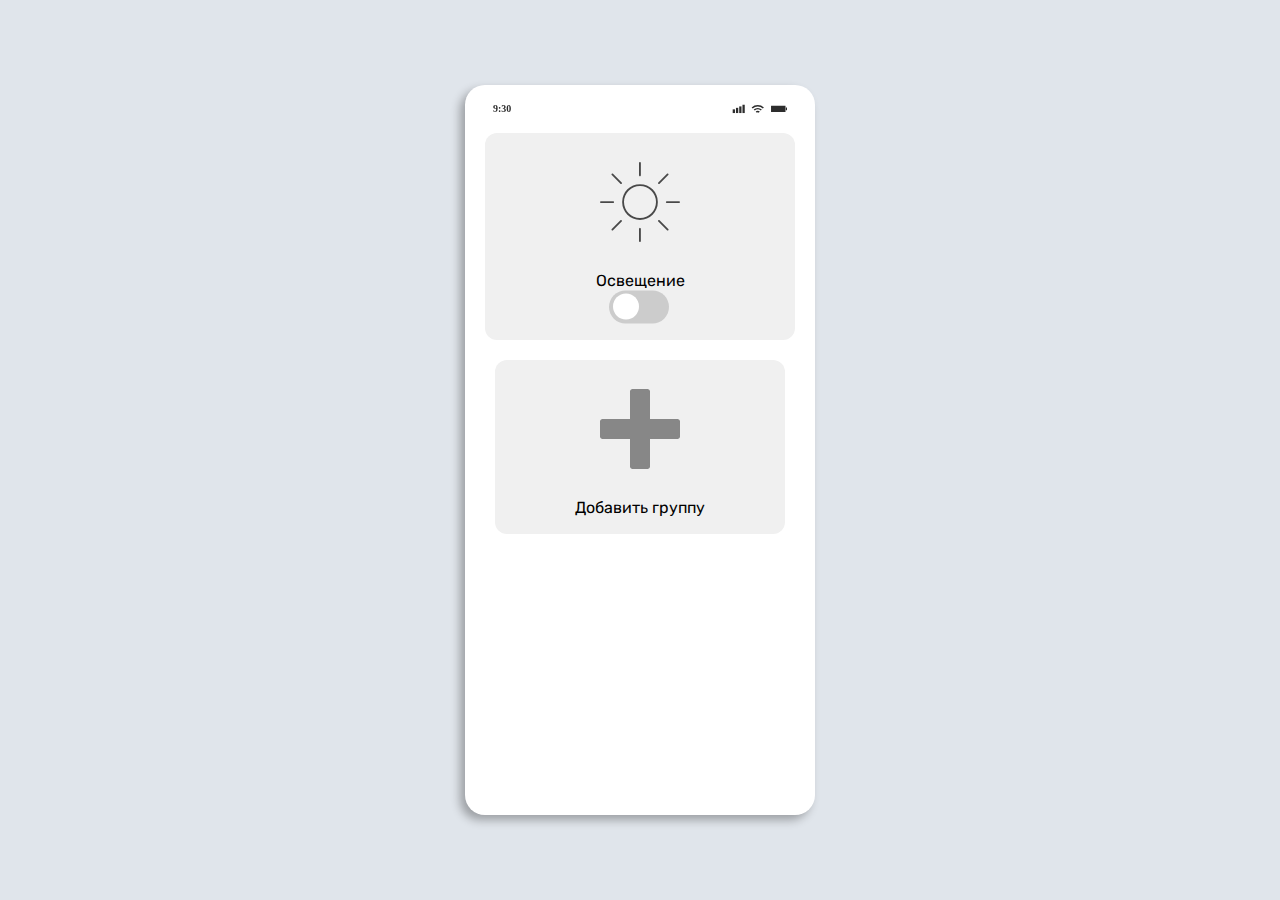
<file: website/index.html>
<!DOCTYPE html>
<html lang="en">
<head>
    <meta charset="UTF-8">
    <meta name="viewport" content="width=device-width, initial-scale=1.0">
    <link rel="stylesheet" href="style.css">
    <title>Управление освещением - мобильное приложение</title>
</head>
<body>
    <div class="mobile">
        <div class="mobile__top">
            <img src="./img/top.svg">
        </div>
        <div class="mobile__content">
            <div  id='settings' class="settings">
             <div class="settingstab">
                 <div data-type="lights" class="option">
                    <i class="ic_sun"></i>
                    <span>Освещение</span>
                    <label class="switch">
                        <input type="checkbox">
                        <span class="slider round"></span>   
                        </label>
                    </div>
             </div>
            </div>
            <div class="groups">
                <div class="group">
                    <i class="ic_plus"></i><span>Добавить группу</span>
                </div>
            </div>
         </div>
    </div>
    <script src="script.js"></script>
</body>
</html>
</file>
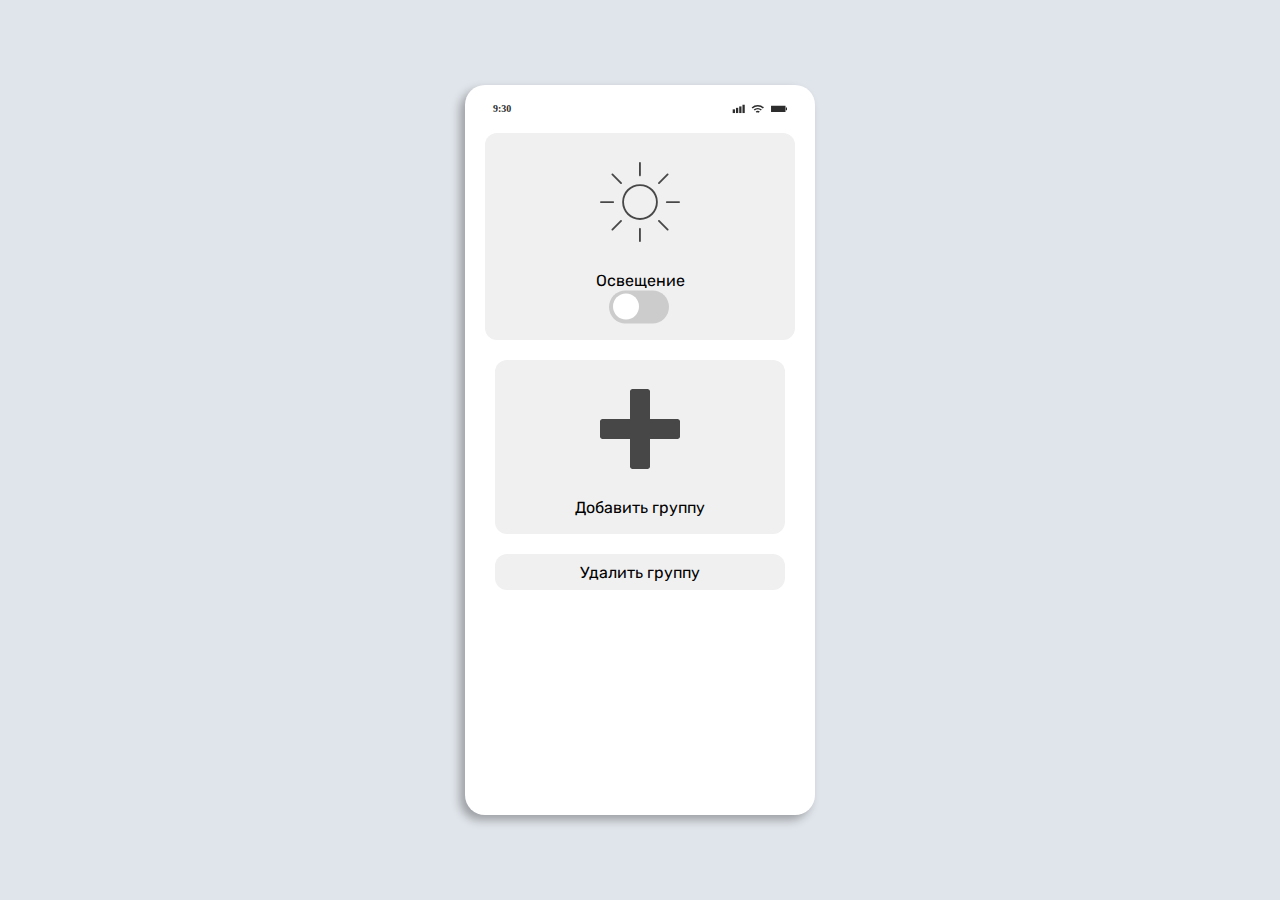
<file: website2/index.html>
<!DOCTYPE html>
<html lang="en">
<head>
    <meta charset="UTF-8">
    <meta name="viewport" content="width=device-width, initial-scale=1.0">
    <link rel="stylesheet" href="style.css">
    <title>Управление освещением - мобильное приложение</title>
</head>
<body>
    <div class="container">
        <div class="mobile">
            <div class="mobile__top">
                <img src="./img/top.svg">
            </div>
            <div class="mobile__content">
                <div  id='settings' class="settings">
                <div class="settingstab">
                    <div data-type="lights" class="option">
                        <i class="ic_sun"></i>
                        <span>Освещение</span>
                        <label class="switch">
                            <input type="checkbox">
                            <span class="slider round"></span>   
                            </label>
                        </div>
                </div>
                </div>
                <div class="groups" onclick="addMobile()">
                    <div class="group">
                        <i class="ic_plus"></i><span >Добавить группу</span>
                    </div>
                </div>
                <div class="deleteGroups">
                    <div class="deleteGroup"><span >Удалить группу</span></div>
                </div>
                <div class="savedgroups">
                </div>
            </div>
        </div>
    </div>
    <script src="script.js"></script>   
</body>
</html>
</file>
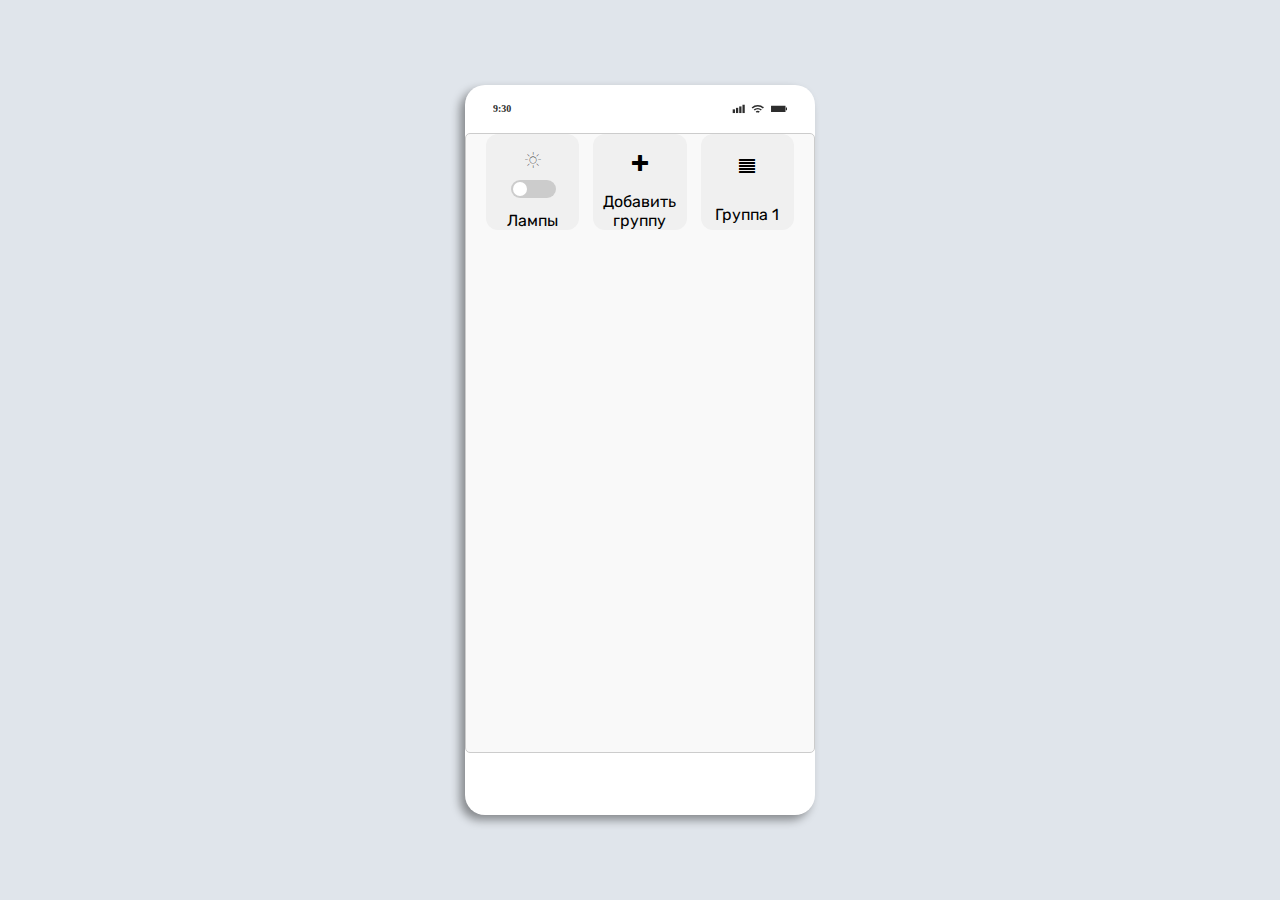
<file: website3/index.html>
<!DOCTYPE html>
<html lang="en">
<head>
    <meta charset="UTF-8">
    <meta name="viewport" content="width=device-width, initial-scale=1.0">
    <link rel="stylesheet" href="style.css">
    <title>Управление освещением - мобильное приложение</title>
</head>
<body>
    <div class="mobile">
        <div class="mobile__top">
            <img src="./img/top.svg">
        </div>
        <div class="mobile__content">
            <div id="settings" class="settings">
                <div class="settings_tabs">
                    <div data-type="lights" class="option">
                        <i class="ic_sun"></i>
                        <label class="switch" for="lightSwitch">
                            <input type="checkbox" id="lightSwitch">
                            <span class="slider round"></span>   
                        </label>
                        <span>Лампы</span>
                    </div>
                    <div data-type="groupadd" class="option">
                        <i class="ic_plus"></i>
                        <span>Добавить группу</span>
                    </div>
                    <div data-type="groups" class="option">
                        <i class="ic_paragraph-justify"></i>
                        <span>Группа 1</span>
                    </div>
                </div>
            </div>
        </div>
        <div class="mobile__bottom"></div>
    </div>
    <script src="script.js"></script>
</body>
</html>
</file>
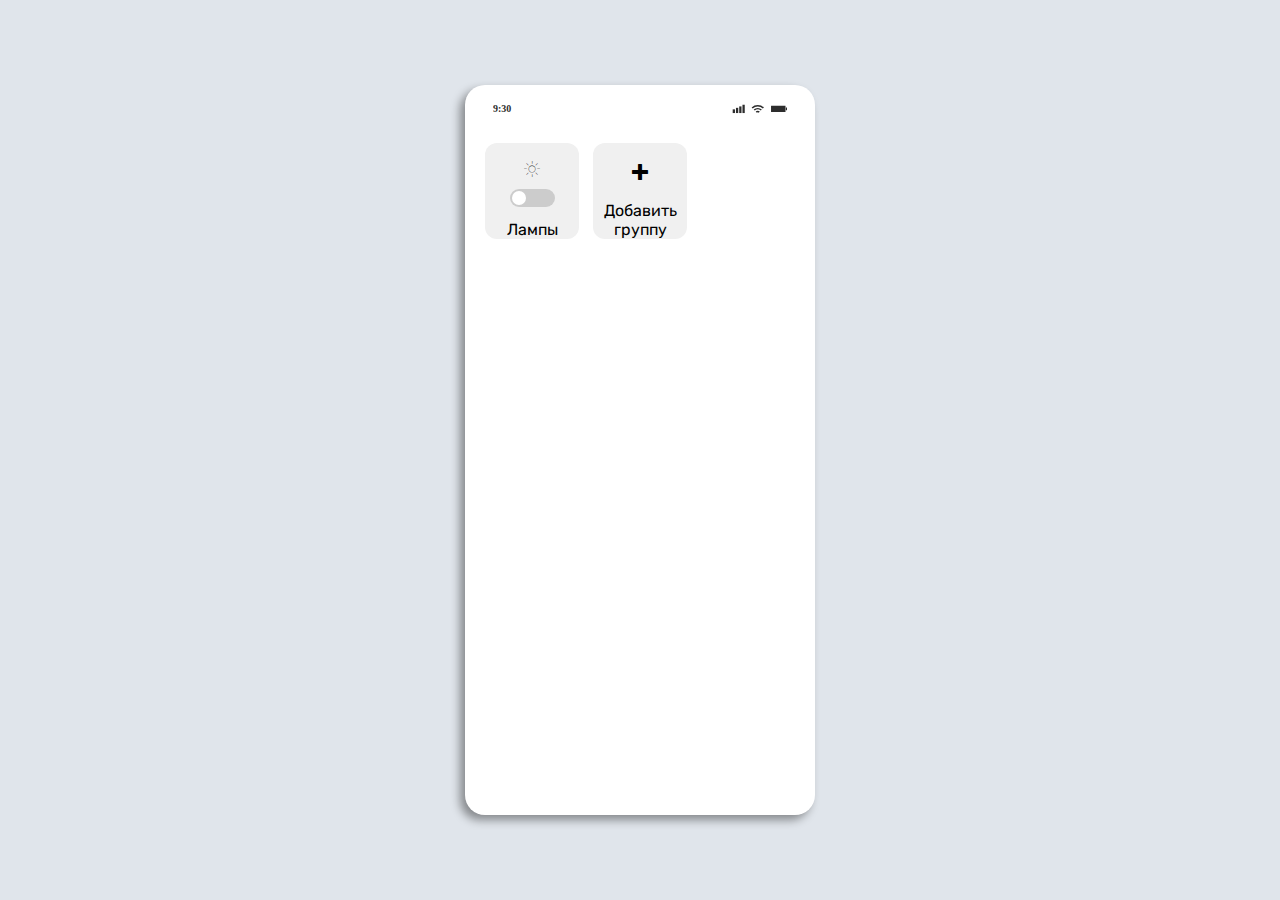
<file: website4/index.html>
<!DOCTYPE html>
<html lang="en">
<head>
    <meta charset="UTF-8">
    <meta name="viewport" content="width=device-width, initial-scale=1.0">
    <link rel="stylesheet" href="style.css">
    <title>Управление освещением - мобильное приложение</title>
</head>
<body>
    <div class="mobile">
        <div class="mobile__top">
            <img src="./img/top.svg">
        </div>
        <div class="mobile__content">
            <div id="settings" class="settings">
                <div class="settings_tabs">
                    <div data-type="lights" class="option">
                        <i class="ic_sun"></i>
                        <label class="switch" for="lightSwitch">
                            <input type="checkbox" id="lightSwitch">
                            <span class="slider round"></span>   
                        </label>
                        <span>Лампы</span>
                    </div>
                    <div data-type="lightsadd" class="option">
                        <i class="ic_plus"></i>
                        <span>Добавить группу</span>
                    </div>
                </div>
            </div>
            <div id="groups" class="settings">
                <div class="settings_tabs">
                </div>
            </div>
        </div>
        <div class="mobile__bottom"></div>
    </div>
    <script src="script.js"></script>
</body>
</html>
</file>
<file: website/style.css>
@import url('https://fonts.googleapis.com/css2?family=Rubik:wght@300&display=swap');

@import url('./fonts/icons/style.css');

:root {
    --color_bg: #e0e5eb;
    --gradient: linear-gradient(to right, #a894e6, #7e77ee);
    --grey: #f0f0f0;
}

*{
    margin: 0;
    box-sizing: border-box;
}

body {
    font-family: "Rubik", sans-serif;
    background-color: #e0e5eb;
    height: 100vh;
    display: grid;
    align-items: center;
    justify-content: center;
}

span {
    font-family: 'Rubik', sans-serif;
}

.mobile {
    width: 350px;
    height: 730px;
    background-color: white;
    border-radius: 20px;
    box-shadow: -5px 5px 10px rgba(0,0,0,0.3);
    display: grid;
    grid-template-rows: 48px 1fr 62px;
    position: fixed; /* Позиционируем окно фиксированно, чтобы оно оставалось в центре */
    top: 50%; /* Перемещаем окно на 50% высоты страницы */
    left: 50%; /* Перемещаем окно на 50% ширины страницы */
    transform: translate(-50%, -50%); /* Корректируем положение, чтобы окно было центрировано */
    z-index: 999; /* Убеждаемся, что окно располагается поверх других элементов */
}


.mobile_bottom {
    align-self: center;
    justify-self: center;
}

.mobile__top {
    align-self: center;
    justify-self: center;
}

.settings {
    padding: 0 20px;
}

.settingstab {
    display: grid;
    
}

.option {
    cursor: pointer;
    display: grid;
    grid-template-rows: 138px 36px;
    align-content: center;
    font-size: 16px;
    text-align: center;
    background-color: var(--grey);
    border-radius: 12px;
    position: relative;
}

.option.selected {
    background-color: var(--gradient);
    color: white;
}

.option.selected i {
    opacity: 1;
}

.option i {
    align-self: center;
    font-size: 5em;
    opacity: 0.7;
}

.switch {
    transform: translateY(-50%);
    margin-left: 40%;
    display: inline-block;
    width: 60px;
    height: 33px;
}

.switch input { 
    opacity: 0;
    width: 0;
    height: 0;
}

.slider {
    position: absolute;
    cursor: pointer;
    top: 0;
    left: 0;
    right: 0;
    bottom: 0;
    background-color: #ccc;
    -webkit-transition: .4s;
    transition: .4s;
    align-items: center;
    justify-content: center;
}

.slider:before {
    position: absolute;
    content: "";
    height: 26px;
    width: 26px;
    left: 4px;
    bottom: 4px;
    background-color: white;
    -webkit-transition: .4s;
    transition: .4s;
}

input:checked + .slider {
    background-color: #2196F3;
}

input:focus + .slider {
    box-shadow: 0 0 1px #2196F3;
}

input:checked + .slider:before {
    -webkit-transform: translateX(26px);
    -ms-transform: translateX(26px);
    transform: translateX(26px);
}

.slider.round {
    border-radius: 34px;
}

.slider.round:before {
    border-radius: 50%;
}


.groups {
    padding: 0 30px;
    padding-top: 20px;
    align-items: center;
    justify-content: center;
}
.group {
    cursor: pointer;
    display: grid;
    grid-template-rows: 138px 36px;
    align-content: center;
    font-size: 16px;
    text-align: center;
    background-color: var(--grey);
    border-radius: 12px;
    position: relative;
}
.group i {
    align-self: center;
    font-size: 5em;
    opacity: 0.44;
}

/* Добавляем стили для кнопки закрытия */
.close_button {
    position: absolute;
    bottom: 20px; /* Подберите подходящее значение */
    left: 50%;
    transform: translateX(-50%);
    font-size: 24px; /* Подберите подходящий размер */
    cursor: pointer;
    transition: transform 0.3s ease; /* Добавляем анимацию для плавного изменения */
}

/* Добавляем стили для анимации наведения */
.close_button:hover {
    transform: translate(-50%, -50%) scale(1.2); /* Увеличиваем кнопку на 20% при наведении */
}

/* Добавляем стили для анимации закрытия окна */
.mobile__top.close_animation {
    animation: closeMobile 0.3s ease forwards; /* Добавляем анимацию закрытия */
}

/* Определяем анимацию закрытия */
@keyframes closeMobile {
    from {
        opacity: 1;
    }
    to {
        opacity: 0;
        transform: translateY(-20px); /* Сдвигаем элемент вверх на 20px при закрытии */
    }
}

.spacer {
    width: 100%;
    height: 10px;
}

.lamp {
    width: 50px;
    height: 50px;
    background-color: #fdd835; /* Цвет фона - жёлтый */
    border-radius: 50%; /* Превращаем в круг */
    border: 2px solid #c6ab49; /* Цвет рамки */
    box-shadow: 0 0 10px rgba(0, 0, 0, 0.5); /* Тень */
    margin: 10px; /* Отступы между лампами */
    display: flex;
    align-items: center;
    justify-content: center;
    font-size: 14px; /* Размер шрифта */
    color: #555; /* Цвет текста */
}
</file>
<file: website2/style.css>
@import url('https://fonts.googleapis.com/css2?family=Rubik:ital,wght@0,300,400,600&display=swap');
@import url('./fonts/icons/style.css');

:root {
    --color_bg: #e0e5eb;
    --gradient: linear-gradient(to right, #a894e6, #7e77ee);
    --grey: #f0f0f0;
}

*{
    margin: 0;
    box-sizing: border-box;
}

body {
    font-family: "Rubik", sans-serif;
    background-color: #e0e5eb;
    height: 100vh;
    display: grid;
    align-items: center;
    justify-content: center;
}

span {
    font-family: 'Rubik', sans-serif;
}

.mobile {
    width: 350px;
    height: 730px;
    background-color: white;
    border-radius: 20px;
    box-shadow: -5px 5px 10px rgba(0,0,0,0.3);
    display: grid;
    grid-template-rows: 48px 1fr 62px;
    position: absolute;
}

.close-btn {
    position: absolute;
    top: 5px;
    right: 5px;
    cursor: pointer;
}


.mobile__top {
    align-self: center;
    justify-self: center;
}

.settings {
    padding: 0 20px;
}

.settingstab {
    display: grid;
    
}

.option {
    cursor: pointer;
    display: grid;
    grid-template-rows: 138px 36px;
    align-content: center;
    font-size: 16px;
    text-align: center;
    background-color: var(--grey);
    border-radius: 12px;
    position: relative;
}

.option.selected {
    background-color: var(--gradient);
    color: white;
}

.option.selected i {
    opacity: 1;
}

.option i {
    align-self: center;
    font-size: 5em;
    opacity: 0.7;
}

.switch {
    transform: translateY(-50%);
    margin-left: 40%;
    display: inline-block;
    width: 60px;
    height: 33px;
}

.switch input { 
    opacity: 0;
    width: 0;
    height: 0;
}

.slider {
    position: absolute;
    cursor: pointer;
    top: 0;
    left: 0;
    right: 0;
    bottom: 0;
    background-color: #ccc;
    -webkit-transition: .4s;
    transition: .4s;
    align-items: center;
    justify-content: center;
}

.slider:before {
    position: absolute;
    content: "";
    height: 26px;
    width: 26px;
    left: 4px;
    bottom: 4px;
    background-color: white;
    -webkit-transition: .4s;
    transition: .4s;
}

input:checked + .slider {
    background-color: #2196F3;
}

input:focus + .slider {
    box-shadow: 0 0 1px #2196F3;
}

input:checked + .slider:before {
    -webkit-transform: translateX(26px);
    -ms-transform: translateX(26px);
    transform: translateX(26px);
}

.slider.round {
    border-radius: 34px;
}

.slider.round:before {
    border-radius: 50%;
}

.lamp-selection {
    display: grid;
    padding: 0 20px;
}

.groups {
    padding: 0 30px;
    padding-top: 20px;
}
.group {
    display: grid;
    grid-template-rows: 138px 36px;
    align-content: center;
    font-size: 16px;
    text-align: center;
    background-color: var(--grey);
    border-radius: 12px;
}
.group i {
    align-self: center;
    font-size: 5em;
    opacity: 0.7;
}

.container {
    display: flex;
    justify-content: center;
    align-items: center;
    height: 100vh;
}

.save-btn {
    width: 100%;
    height: 40px;
    background-color: #4CAF50;
    color: white;
    border: none;
    border-radius: 5px;
    cursor: pointer;
    position: absolute;
    bottom: 10px;
    left: 0;
}

.rectangle {
    height: 50px;
    background-color: lightgray;
    border-radius: 5px;
    margin-bottom: 10px;
    cursor: pointer;
}
.mobile__content1 {
    display: flex;
    flex-direction: row; /* Располагаем в ряд */
    justify-content: space-between; /* Равномерно распределяем пространство между элементами */
}

.left-column, .right-column {
    width: calc(50% - 10px);
}
.savedgroups {
    padding: 0 30px;
    padding-top: 20px;
}
.savedgroup {
    display: grid;
    grid-template-columns: auto max-content; /* Один столбец автоматический, второй - фиксированный */
    align-items: center; /* Выравнивание элементов по вертикали */
    font-size: 16px;
    text-align: center;
    background-color: var(--grey);
    border-radius: 12px;
    padding: 0 10px;
}

.savedgroup span {
    justify-self: start; /* Выравнивание текста слева */
}

.savedgroup .switch {
    justify-self: end; /* Выравнивание элемента справа */
    width: 0;
    height: 0;
    overflow: hidden;
    opacity: 0;

}

.savedgroup .slider {
    width: 36px;
    height: 20px;
    background-color: #ccc;
    border-radius: 34px;
    transition: background-color 0.3s;
}

.savedgroup .slider:before {
    content: "";
    height: 16px;
    width: 16px;
    background-color: white;
    border-radius: 50%;
    transition: transform 0.3s;
}

.savedgroup .slider.round {
    border-radius: 20px;
}

.savedgroup .slider.round:before {
    border-radius: 50%;
}

/* Стили для изменения фона слайдера при включении */
.savedgroup .switch input:checked + .slider {
    background-color: #2196F3;
}

/* Стили для перемещения кнопки-ползунка */
.savedgroup .switch input:checked + .slider:before {
    transform: translateX(16px);
}
.deleteGroups {
    padding: 0 30px;
    padding-top: 20px;
}

.deleteGroup {
    display: grid;
    grid-template-rows: 36px; /* Уменьшаем высоту */
    align-content: center;
    font-size: 16px;
    text-align: center;
    background-color: var(--grey);
    border-radius: 12px;
}
.deleteGroup span {
    display: flex;
    align-items: center;
    justify-content: center;
}
</file>
<file: website3/style.css>
@import url('https://fonts.googleapis.com/css2?family=Rubik:wght@300&display=swap');

@import url('./fonts/icons/style.css');

:root {
    --color_bg: #e0e5eb;
    --gradient: linear-gradient(to right, #a894e6, #7e77ee);
    --grey: #f0f0f0;
}

*{
    margin: 0;
    box-sizing: border-box;
}

body {
    font-family: 'Rubik', sans-serif;
    background-color: #e0e5eb;
    height: 100vh;
    display: grid;
    align-items: center;
    justify-content: center;
}

.mobile {
    width: 350px;
    height: 730px;
    background-color: #fff;
    border-radius: 20px;
    box-shadow: -5px 5px 10px rgba(0,0,0,0.4);
    display: grid;
    grid-template-rows: 48px 1fr 62px;
    position: absolute;
    top: 50%;
    left: 50%;
    transform: translate(-50%, -50%);
}

.mobile__top {
    align-self: center;
    justify-self: center;
}

.settings {
    padding: 0 20px;
}

.settings_tabs {
    display: grid;
    grid-template-columns: repeat(3,1fr);
    grid-template-rows: 96px;
    grid-gap: 14px;
}

.option {
    cursor: pointer;
    display: grid;
    grid-template-rows: 2fr 1fr;
    align-items: center;
    font-size: 16px;
    text-align: center;
    background-color: var(--grey);
    border-radius: 12px;
}

option i {
    align-self: center;
    font-size: 5em;
    opacity: 0.7;
}

.switch {
    transform: translateY(-50%);
    margin-left: 27%; /* Уменьшаем отступ слева */
    display: inline-block;
    width: 45px; /* Уменьшаем ширину */
    height: 18px; /* Уменьшаем высоту */
}

.switch input { 
    opacity: 0;
    width: 0;
    height: 0;
}

.slider {
    position: absolute;
    cursor: pointer;
    top: 0;
    left: 0;
    right: 0;
    bottom: 0;
    background-color: #ccc;
    -webkit-transition: .4s;
    transition: .4s;
    align-items: center;
    justify-content: center;
}

.slider:before {
    position: absolute;
    content: "";
    height: 14px; /* Размер кружочка */
    width: 14px; /* Размер кружочка */
    left: 2px; /* Позиция кружочка */
    bottom: 2px; /* Позиция кружочка */
    background-color: white;
    border-radius: 30%; /* Форма кружочка */
    -webkit-transition: .4s;
    transition: .4s;
}

input:checked + .slider {
    background-color: #2196F3;
}

input:focus + .slider {
    box-shadow: 0 0 1px #2196F3;
}

input:checked + .slider:before {
    -webkit-transform: translateX(27px);
    -ms-transform: translateX(27px);
    transform: translateX(27px);
}

.slider.round {
    border-radius: 34px;
}

.slider.round:before {
    border-radius: 50%;
}

.mobile__bottom {
    position: relative;
}


/* Стили для кнопки "Назад" */
.back-btn {
    background-color: transparent;
    color: #333;
    border: none;
    padding: 10px;
    font-size: 16px;
    cursor: pointer;
    position: relative;
}

/* Псевдоэлемент крестика */
.back-btn::before,
.back-btn::after {
    content: '';
    position: absolute;
    top: 50%;
    left: 50%;
    width: 24px;
    height: 2px;
    background-color: #333;
}

/* Первое плечо крестика */
.back-btn::before {
    transform: translate(-50%, -50%) rotate(45deg);
}

/* Второе плечо крестика */
.back-btn::after {
    transform: translate(-50%, -50%) rotate(-45deg);
}

/* При наведении */
.back-btn:hover {
    transform: scale(1.1); /* Увеличиваем размер при наведении */
}



/* Стили для кнопки "Сохранить" */
.save-btn {
    background-color: #007bff;
    color: #fff;
    border: none;
    padding: 10px 20px;
    font-size: 16px;
    cursor: pointer;
    margin-left: 20px; /* Добавляем отступ слева от кнопки "Сохранить" */
    transition: background-color 0.3s ease;
    border-radius: 12px;
}

/* При наведении */
.save-btn:hover {
    background-color: #0056b3; /* Изменение цвета кнопки "Сохранить" при наведении */
}

.button-wrapper {
    padding-top: 10px;
    display: flex;
    justify-content: center; /* Выравниваем элементы по горизонтали */
    align-items: center; /* Выравниваем элементы по вертикали */
    gap: 20px; /* Добавляем промежуток между кнопками */
}



/* Добавляем стили для контента .mobile */
.mobile__content {
    border: 1px solid #ccc; /* Добавляем рамку для контента */
    border-radius: 5px; /* Закругляем углы */
    background-color: #f9f9f9; /* Задаем фоновый цвет */
}

.lamp-row {
    margin: 20px;
    display: flex;
    justify-content: space-between;
    margin-bottom: 5px;
}

.lamp-row div {
    width: 45%;
    padding: 5px;
    border: 1px solid black;
    text-align: center;
    cursor: pointer;
}

.lamp-on {
    background-color: yellow; /* Или любой другой цвет, который вы хотите использовать */
}
</file>
<file: website4/style.css>
@import url('https://fonts.googleapis.com/css2?family=Rubik:wght@300&display=swap');

@import url('./fonts/icons/style.css');

:root {
    --color_bg: #e0e5eb;
    --gradient: linear-gradient(to right, #a894e6, #7e77ee);
    --grey: #f0f0f0;
}

*{
    margin: 0;
    box-sizing: border-box;
}

body {
    font-family: 'Rubik', sans-serif;
    background-color: #e0e5eb;
    height: 100vh;
    display: grid;
    align-items: center;
    justify-content: center;
}

.mobile {
    width: 350px;
    height: 730px;
    background-color: #fff;
    border-radius: 20px;
    box-shadow: -5px 5px 10px rgba(0,0,0,0.4);
    display: grid;
    grid-template-rows: 48px 1fr 62px;
    position: absolute;
    top: 50%;
    left: 50%;
    transform: translate(-50%, -50%);
}

.mobile__top {
    align-self: center;
    justify-self: center;
}


.settings {
    padding: 0 20px;
    padding-top: 10px;
}

.settings_tabs {
    display: grid;
    grid-template-columns: repeat(3,1fr);
    grid-template-rows: 96px;
    grid-gap: 14px;
}

.option {
    cursor: pointer;
    display: grid;
    grid-template-rows: 2fr 1fr;
    align-items: center;
    font-size: 16px;
    text-align: center;
    background-color: var(--grey);
    border-radius: 12px;
    width: 94px;
    height: 96px;
}

option i {
    align-self: center;
    font-size: 5em;
    opacity: 0.7;
}

.switch {
    transform: translateY(-50%);
    margin-left: 27%; /* Уменьшаем отступ слева */
    display: inline-block;
    width: 45px; /* Уменьшаем ширину */
    height: 18px; /* Уменьшаем высоту */
}

.switch input { 
    opacity: 0;
    width: 0;
    height: 0;
}

.slider {
    position: absolute;
    cursor: pointer;
    top: 0;
    left: 0;
    right: 0;
    bottom: 0;
    background-color: #ccc;
    -webkit-transition: .4s;
    transition: .4s;
    align-items: center;
    justify-content: center;
}

.slider:before {
    position: absolute;
    content: "";
    height: 14px; /* Размер кружочка */
    width: 14px; /* Размер кружочка */
    left: 2px; /* Позиция кружочка */
    bottom: 2px; /* Позиция кружочка */
    background-color: white;
    border-radius: 30%; /* Форма кружочка */
    -webkit-transition: .4s;
    transition: .4s;
}

input:checked + .slider {
    background-color: #2196F3;
}

input:focus + .slider {
    box-shadow: 0 0 1px #2196F3;
}

input:checked + .slider:before {
    -webkit-transform: translateX(27px);
    -ms-transform: translateX(27px);
    transform: translateX(27px);
}

.slider.round {
    border-radius: 34px;
}

.slider.round:before {
    border-radius: 50%;
}

.mobile__bottom {
    position: relative;
}


/* Стили для кнопки "Назад" */
.back-btn {
    background-color: transparent;
    color: #333;
    border: none;
    padding: 10px;
    font-size: 16px;
    cursor: pointer;
    position: relative;
}

/* Псевдоэлемент крестика */
.back-btn::before,
.back-btn::after {
    content: '';
    position: absolute;
    top: 50%;
    left: 50%;
    width: 24px;
    height: 2px;
    background-color: #333;
}

/* Первое плечо крестика */
.back-btn::before {
    transform: translate(-50%, -50%) rotate(45deg);
}

/* Второе плечо крестика */
.back-btn::after {
    transform: translate(-50%, -50%) rotate(-45deg);
}

/* При наведении */
.back-btn:hover {
    transform: scale(1.3); /* Увеличиваем размер при наведении */
}



/* Стили для кнопки "Сохранить" */
.save-btn {
    background-color: #007bff;
    color: #fff;
    border: none;
    padding: 10px 20px;
    font-size: 16px;
    cursor: pointer;
    margin-left: 40px; /* Добавляем отступ слева от кнопки "Сохранить" */
    transition: background-color 0.3s ease;
    border-radius: 12px;
}

/* При наведении */
.save-btn:hover {
    background-color: #0056b3; /* Изменение цвета кнопки "Сохранить" при наведении */
}

.button-wrapper {
    padding-top: 10px;
    display: flex;
    justify-content: center; /* Выравниваем элементы по горизонтали */
    align-items: center; /* Выравниваем элементы по вертикали */
    gap: 20px; /* Добавляем промежуток между кнопками */
}


.lamp-row {
    margin: 20px;
    display: flex;
    justify-content: space-between;
    margin-bottom: 5px;
}

.lamp-row div {
    width: 45%;
    padding: 5px;
    border: 1px solid black;
    text-align: center;
    cursor: pointer;
}

.lamp-on {
    background-color: yellow; /* Или любой другой цвет, который вы хотите использовать */
}
</file>
